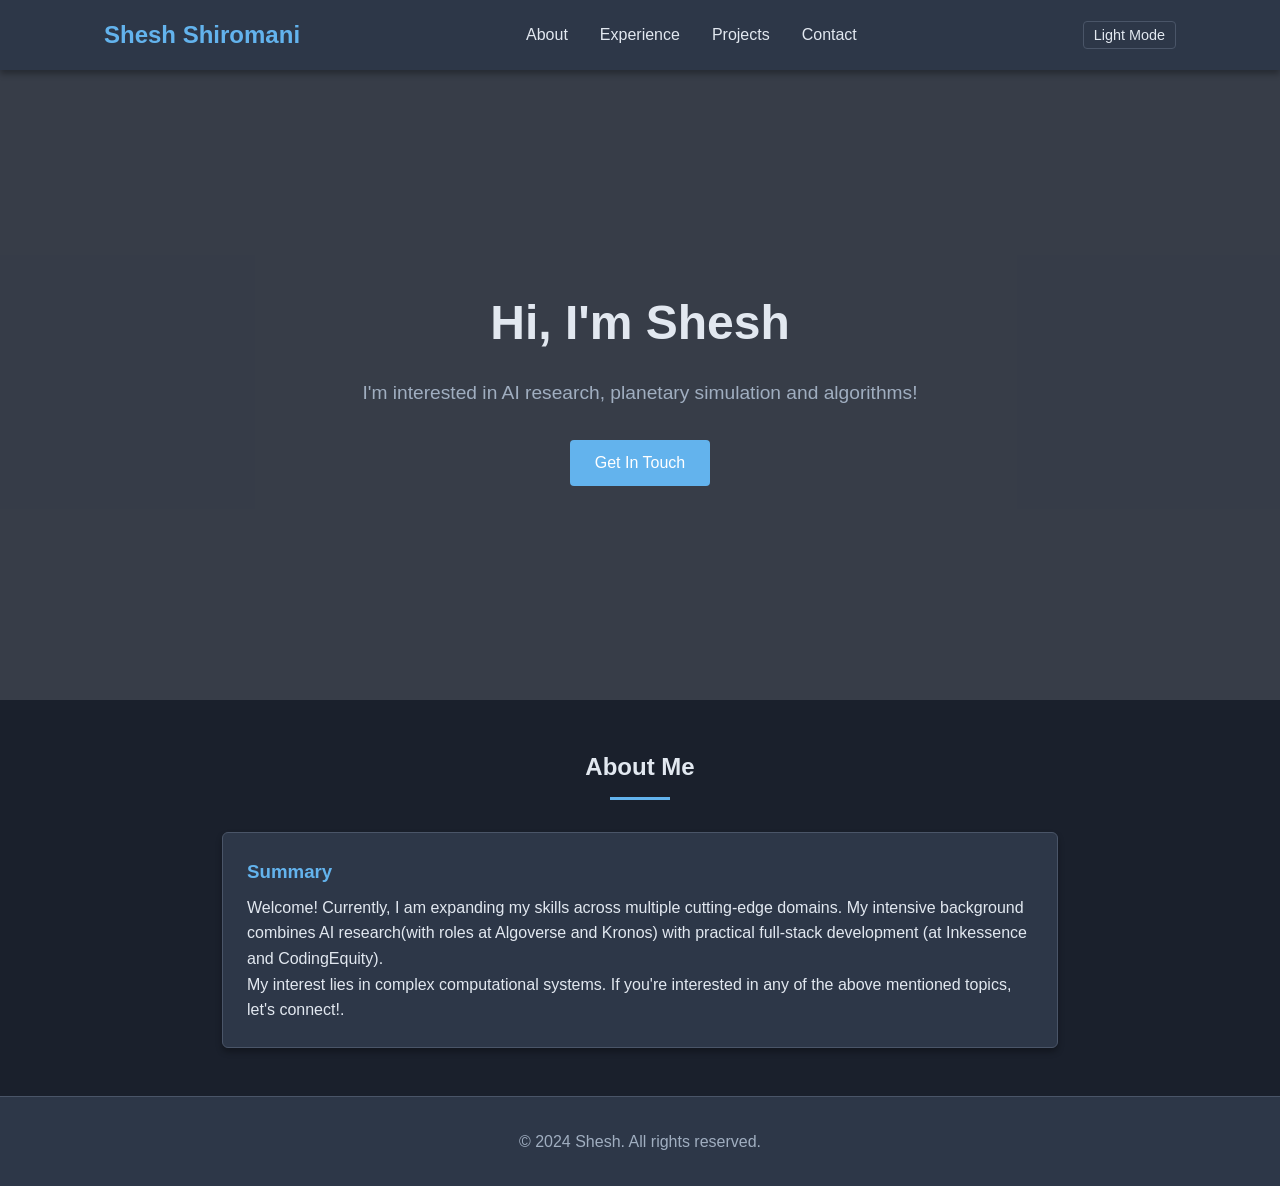
<file: index.html>
<!DOCTYPE html>
<html lang="en">
<head>
    <meta charset="UTF-8">
    <meta name="viewport" content="width=device-width, initial-scale=1.0">
    <title>Shesh Shiromani - Portfolio</title>
    <link rel="stylesheet" href="style.css">
</head>
<body>
    <header>
        <nav class="navbar">
            <div class="logo">Shesh Shiromani</div>
            <ul class="nav-links">
                <li><a href="index.html">About</a></li>
                <li><a href="experience.html">Experience</a></li>
                <li><a href="projects.html">Projects</a></li>
                <li><a href="contact.html">Contact</a></li>
            </ul>
            <div class="nav-tools">
                <button id="dark-mode-toggle">Light Mode</button>
                <div class="menu-toggle">
                    <span></span>
                    <span></span>
                    <span></span>
                </div>
            </div>
        </nav>
    </header>

    <main>
        <section id="hero">
            <div class="hero-content">
                <h1>Hi, I'm Shesh</h1>
                <p>I'm interested in AI research, planetary simulation and algorithms!</p>
                <a href="contact.html" class="btn">Get In Touch</a>
            </div>
        </section>

        <section id="about" class="container">
            <h2>About Me</h2>
            <div class="card">
                <h3>Summary</h3>
                <p>Welcome! Currently, I am expanding my skills across multiple cutting-edge domains. My intensive background combines AI research(with roles at Algoverse and Kronos) with practical full-stack development (at Inkessence and CodingEquity).</p>
                <p>My interest lies in complex computational systems. If you're interested in any of the above mentioned topics, let's connect!.</p>
            </div>
        </section>
    </main>

    <footer>
        <p>&copy; 2024 Shesh. All rights reserved.</p>
    </footer>

    <script src="script.js"></script>
</body>
</html>
</file>
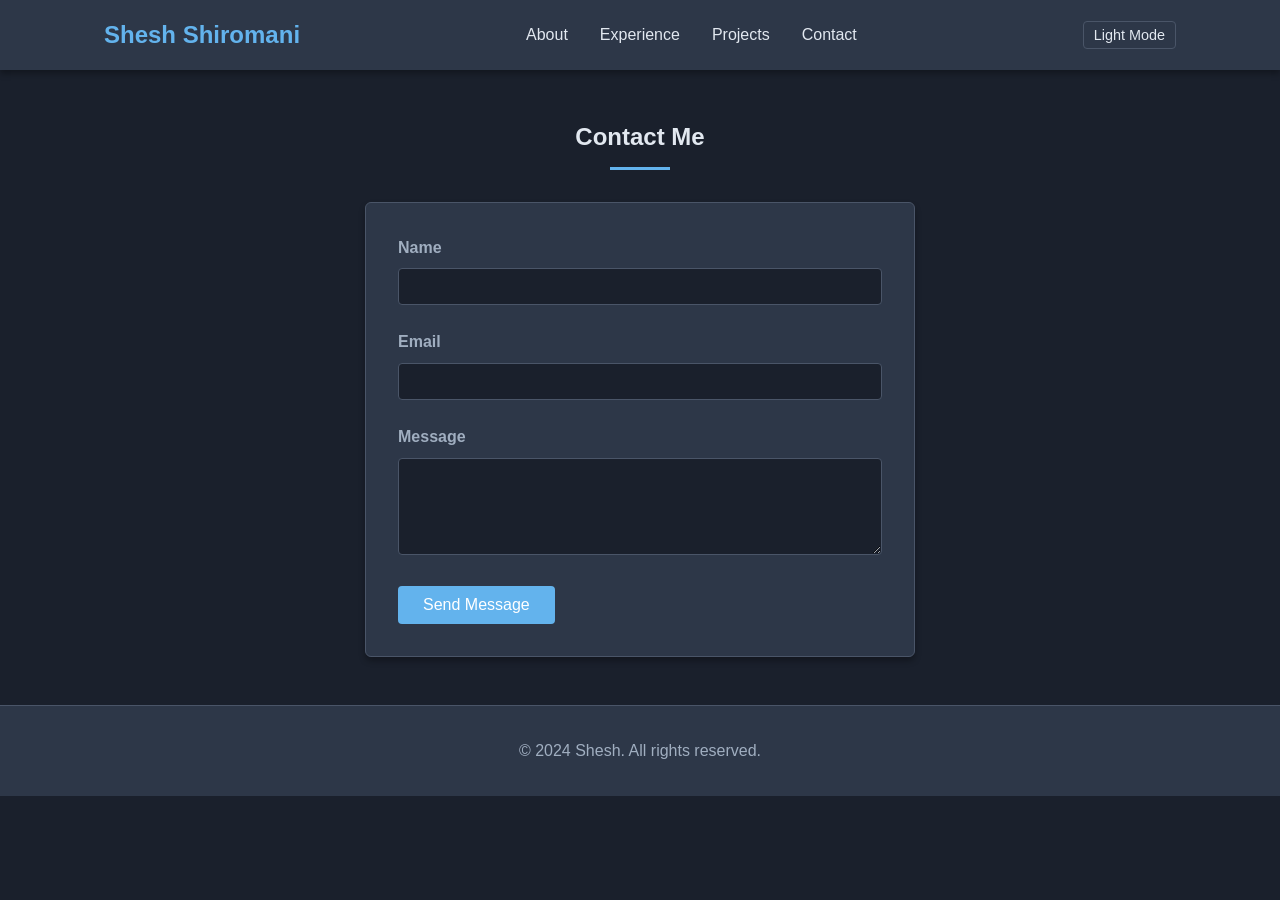
<file: contact.html>
<!DOCTYPE html>
<html lang="en">
<head>
    <meta charset="UTF-8">
    <meta name="viewport" content="width=device-width, initial-scale=1.0">
    <title>Shesh Shiromani - Contact</title>
    <link rel="stylesheet" href="style.css">
</head>
<body>
    <header>
        <nav class="navbar">
            <div class="logo">Shesh Shiromani</div>
            <ul class="nav-links">
                <li><a href="index.html">About</a></li>
                <li><a href="experience.html">Experience</a></li>
                <li><a href="projects.html">Projects</a></li>
                <li><a href="contact.html">Contact</a></li>
            </ul>
            <div class="nav-tools">
                <button id="dark-mode-toggle">Light Mode</button>
                <div class="menu-toggle">
                    <span></span>
                    <span></span>
                    <span></span>
                </div>
            </div>
        </nav>
    </header>

    <main class="container">
        <h2>Contact Me</h2>
        
        <form id="contactForm" class="contact-form">
            <div class="form-group">
                <label for="name">Name</label>
                <input type="text" id="name" name="name" required>
            </div>
            <div class="form-group">
                <label for="email">Email</label>
                <input type="email" id="email" name="email" required>
            </div>
            <div class="form-group">
                <label for="message">Message</label>
                <textarea id="message" name="message" rows="5" required></textarea>
            </div>
            <button type="submit" class="btn">Send Message</button>
        </form>
        <div id="formStatus"></div>
    </main>

    <footer>
        <p>&copy; 2024 Shesh. All rights reserved.</p>
    </footer>

    <script src="script.js"></script>
</body>
</html>
</file>
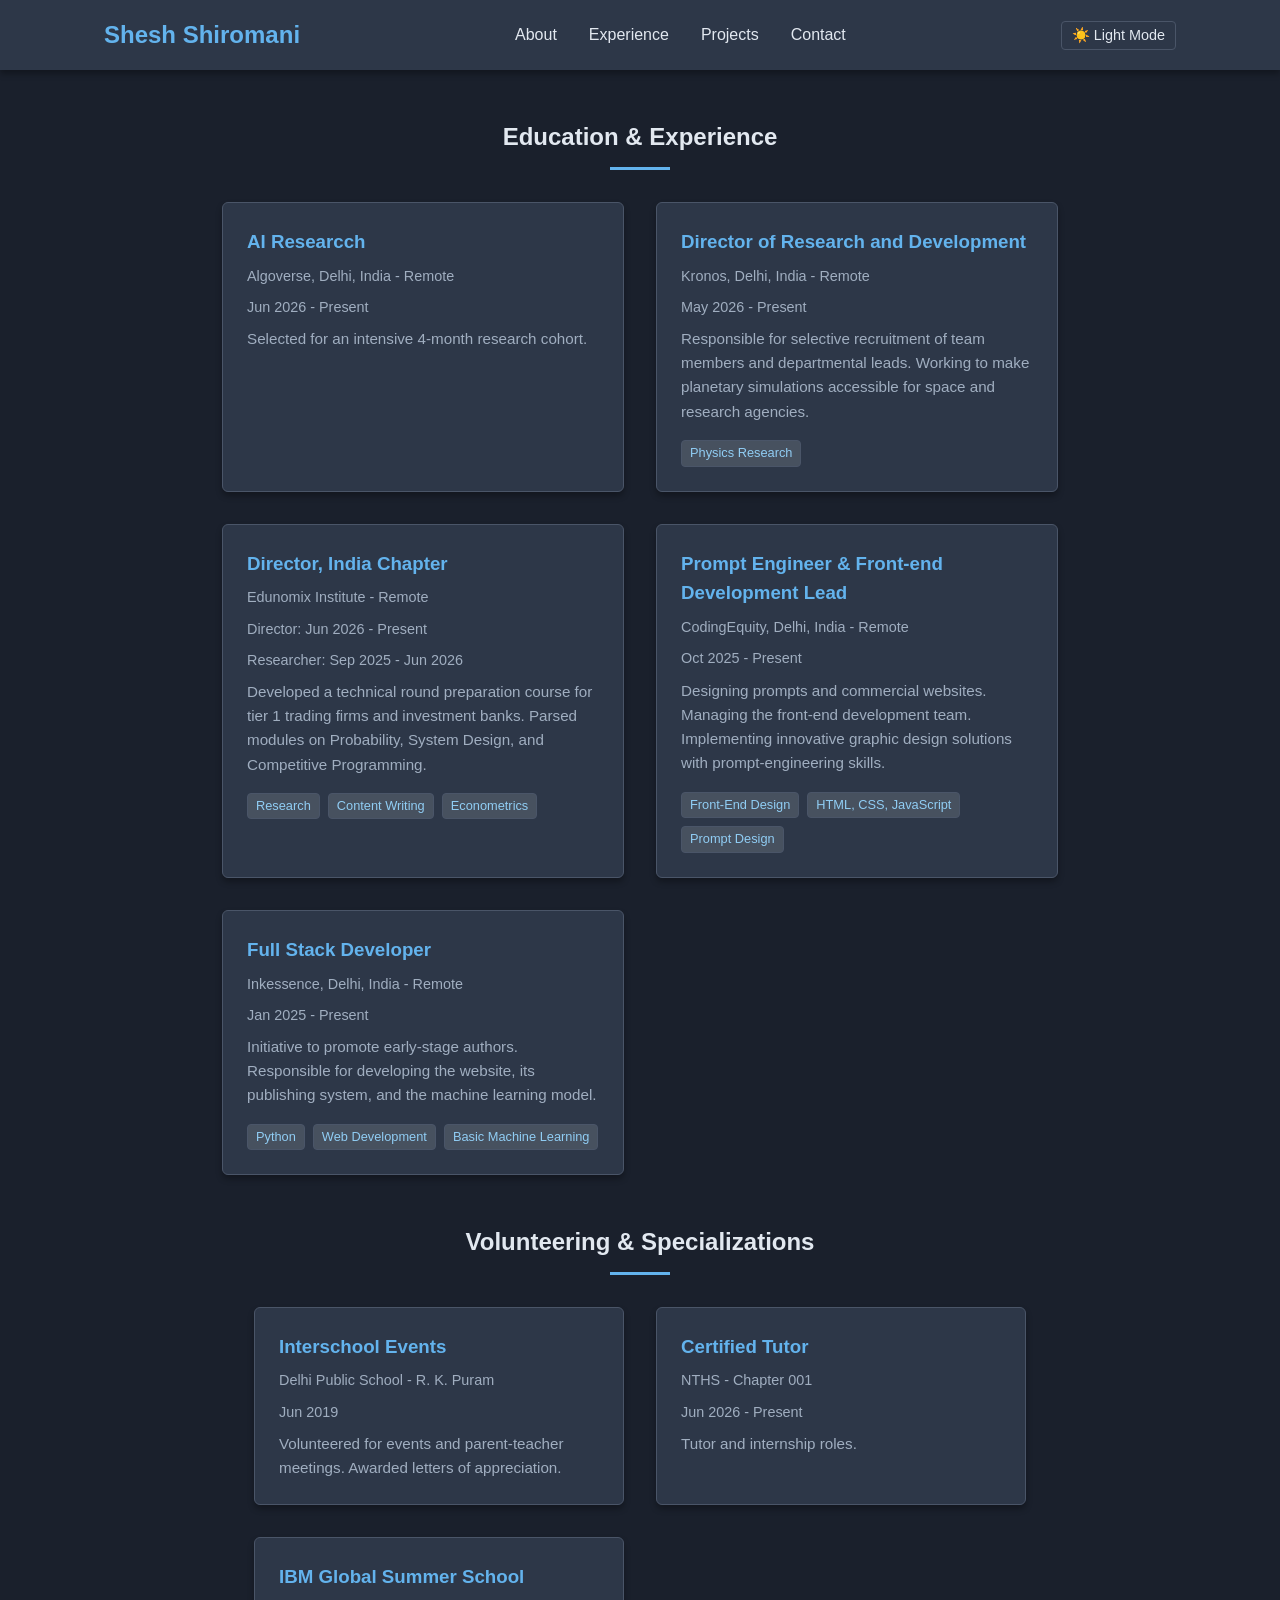
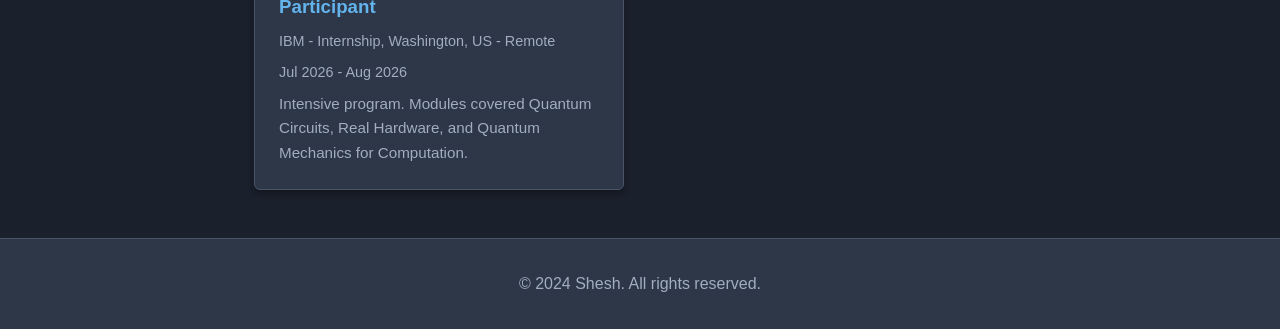
<file: experience.html>
<!DOCTYPE html>
<html lang="en">
<head>
    <meta charset="UTF-8">
    <meta name="viewport" content="width=device-width, initial-scale=1.0">
    <title>Shesh Shiromani - Experience</title>
    <link rel="stylesheet" href="style.css">
</head>
<body>
    <header>
        <nav class="navbar">
            <div class="logo">Shesh Shiromani</div>
            <ul class="nav-links">
                <li><a href="index.html">About</a></li>
                <li><a href="experience.html">Experience</a></li>
                <li><a href="projects.html">Projects</a></li>
                <li><a href="contact.html">Contact</a></li>
            </ul>
            <div class="nav-tools">
                <button id="dark-mode-toggle">☀️ Light Mode</button>
                <div class="menu-toggle">
                    <span></span>
                    <span></span>
                    <span></span>
                </div>
            </div>
        </nav>
    </header>

    <main class="container">
        <h2>Education & Experience</h2>

        <section class="sub-section">
            <div class="card-grid">
                <div class="card">
                    <h3>AI Researcch</h3>
                    <p class="card-subtitle">Algoverse, Delhi, India - Remote</p>
                    <p class="card-subtitle">Jun 2026 - Present</p>
                    <div class="card-details">
                        Selected for an intensive 4-month research cohort.
                    </div>
                </div>

                <div class="card">
                    <h3>Director of Research and Development</h3>
                    <p class="card-subtitle">Kronos, Delhi, India - Remote</p>
                    <p class="card-subtitle">May 2026 - Present</p>
                    <div class="card-details">
                        Responsible for selective recruitment of team members and departmental leads. Working to make planetary simulations accessible for space and research agencies.
                    </div>
                    <ul class="skills-list">
                        <li class="skill-tag">Physics Research</li>
                    </ul>
                </div>

                <div class="card">
                    <h3>Director, India Chapter</h3>
                    <p class="card-subtitle">Edunomix Institute - Remote</p>
                    <p class="card-subtitle">Director: Jun 2026 - Present</p>
                    <p class="card-subtitle">Researcher: Sep 2025 - Jun 2026</p>
                    <div class="card-details">
                        Developed a technical round preparation course for tier 1 trading firms and investment banks. Parsed modules on Probability, System Design, and Competitive Programming.
                    </div>
                    <ul class="skills-list">
                        <li class="skill-tag">Research</li>
                        <li class="skill-tag">Content Writing</li>
                        <li class="skill-tag">Econometrics</li>
                    </ul>
                </div>

                <div class="card">
                    <h3>Prompt Engineer & Front-end Development Lead</h3>
                    <p class="card-subtitle">CodingEquity, Delhi, India - Remote</p>
                    <p class="card-subtitle">Oct 2025 - Present</p>
                    <div class="card-details">
                        Designing prompts and commercial websites. Managing the front-end development team. Implementing innovative graphic design solutions with prompt-engineering skills.
                    </div>
                    <ul class="skills-list">
                        <li class="skill-tag">Front-End Design</li>
                        <li class="skill-tag">HTML, CSS, JavaScript</li>
                        <li class="skill-tag">Prompt Design</li>
                    </ul>
                </div>

                <div class="card">
                    <h3>Full Stack Developer</h3>
                    <p class="card-subtitle">Inkessence, Delhi, India - Remote</p>
                    <p class="card-subtitle">Jan 2025 - Present</p>
                    <div class="card-details">
                        Initiative to promote early-stage authors. Responsible for developing the website, its publishing system, and the machine learning model.
                    </div>
                    <ul class="skills-list">
                        <li class="skill-tag">Python</li>
                        <li class="skill-tag">Web Development</li>
                        <li class="skill-tag">Basic Machine Learning</li>
                    </ul>
                </div>
            </div>
        </section>

        <section id="volunteering" class="container">
            <h2>Volunteering & Specializations</h2>
            <div class="card-grid">
                <div class="card">
                    <h3>Interschool Events</h3>
                    <p class="card-subtitle">Delhi Public School - R. K. Puram</p>
                    <p class="card-subtitle">Jun 2019</p>
                    <div class="card-details">
                        Volunteered for events and parent-teacher meetings. Awarded letters of appreciation.
                    </div>
                </div>
                <div class="card">
                    <h3>Certified Tutor</h3>
                    <p class="card-subtitle">NTHS - Chapter 001</p>
                    <p class="card-subtitle">Jun 2026 - Present</p>
                    <div class="card-details">
                        Tutor and internship roles.
                    </div>
                </div>
                <div class="card">
                    <h3>IBM Global Summer School Participant</h3>
                    <p class="card-subtitle">IBM - Internship, Washington, US - Remote</p>
                    <p class="card-subtitle">Jul 2026 - Aug 2026</p>
                    <div class="card-details">
                        Intensive program. Modules covered Quantum Circuits, Real Hardware, and Quantum Mechanics for Computation.
                    </div>
                </div>
            </div>
        </section>

    </main>

    <footer>
        <p>&copy; 2024 Shesh. All rights reserved.</p>
    </footer>

    <script src="script.js"></script>
</body>
</html>
</file>
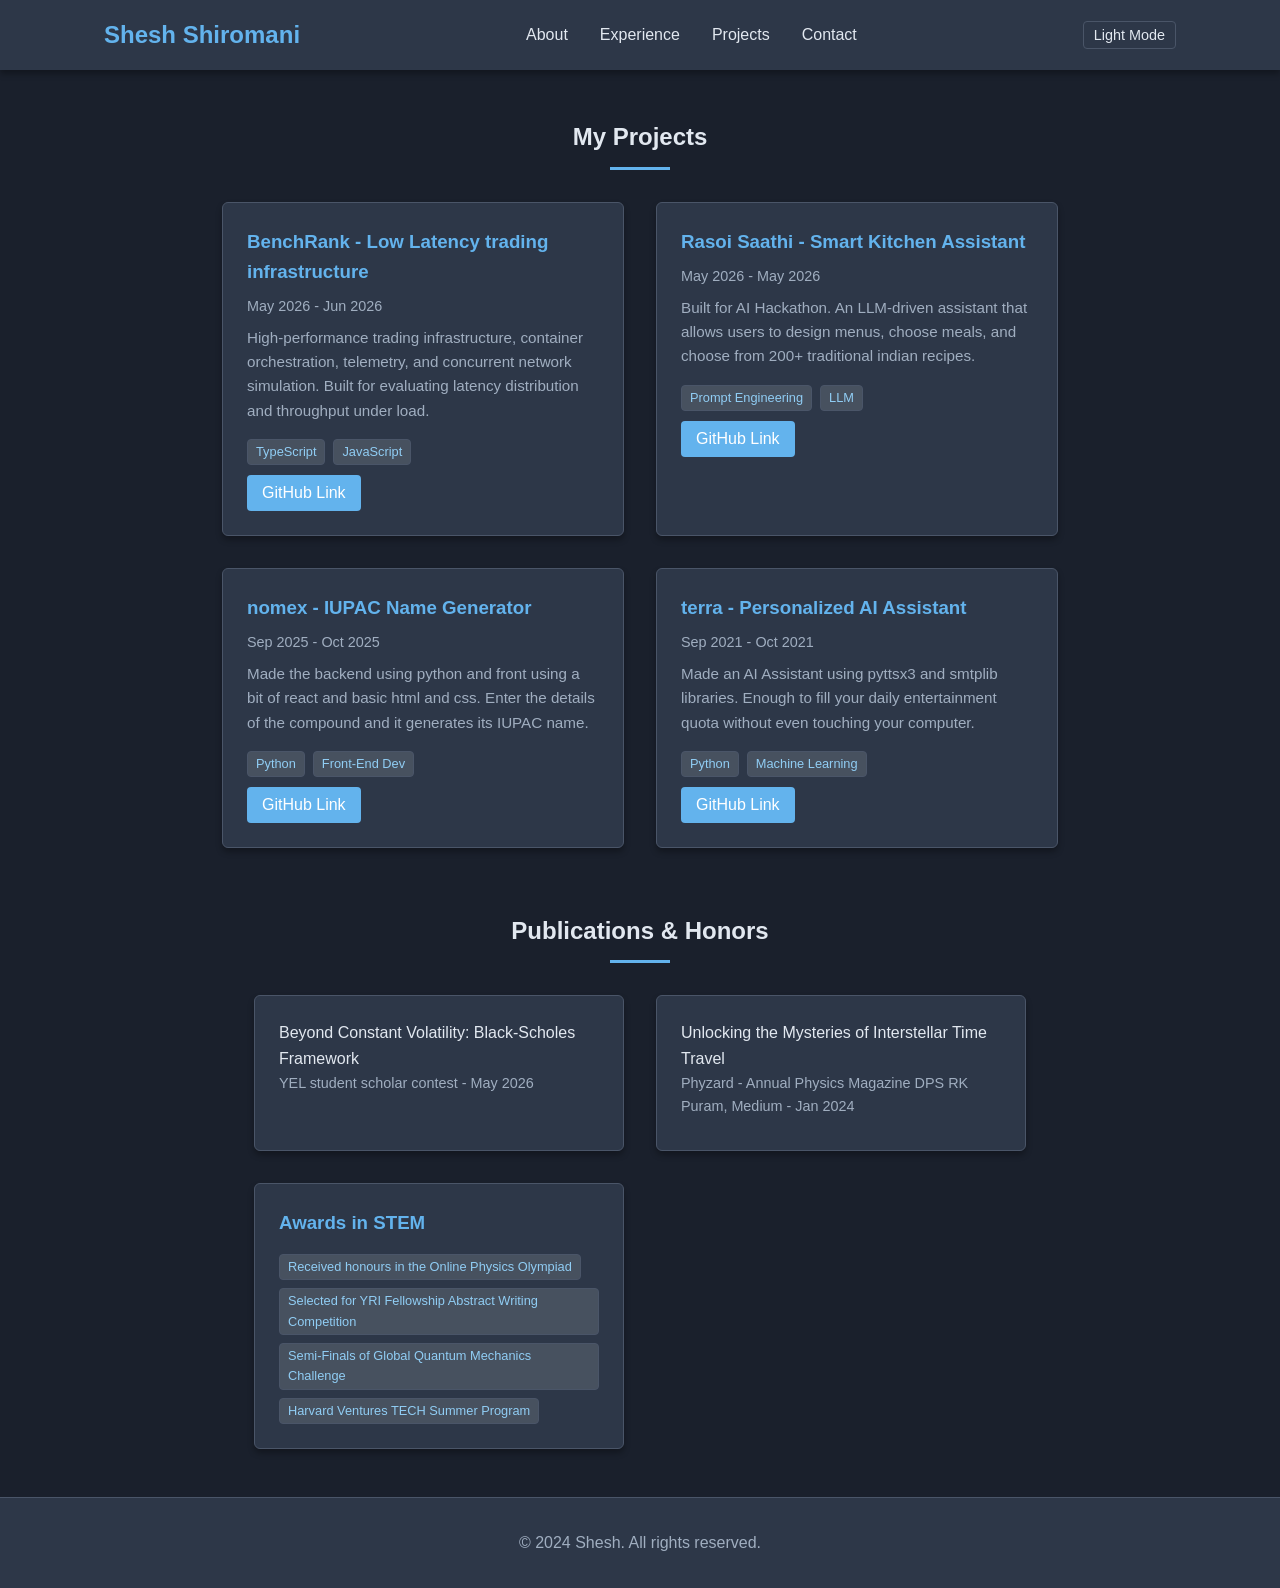
<file: projects.html>
<!DOCTYPE html>
<html lang="en">
<head>
    <meta charset="UTF-8">
    <meta name="viewport" content="width=device-width, initial-scale=1.0">
    <title>Shesh Shiromani - Projects</title>
    <link rel="stylesheet" href="style.css">
</head>
<body>
    <header>
        <nav class="navbar">
            <div class="logo">Shesh Shiromani</div>
            <ul class="nav-links">
                <li><a href="index.html">About</a></li>
                <li><a href="experience.html">Experience</a></li>
                <li><a href="projects.html">Projects</a></li>
                <li><a href="contact.html">Contact</a></li>
            </ul>
            <div class="nav-tools">
                <button id="dark-mode-toggle">Light Mode</button>
                <div class="menu-toggle">
                    <span></span>
                    <span></span>
                    <span></span>
                </div>
            </div>
        </nav>
    </header>

    <main class="container">
        <h2>My Projects</h2>
        
        <div class="card-grid">
            <div class="card">
                <h3>BenchRank - Low Latency trading infrastructure</h3>
                <p class="card-subtitle">May 2026 - Jun 2026</p>
                <div class="card-details">
                    High-performance trading infrastructure, container orchestration, telemetry, and concurrent network simulation. Built for evaluating latency distribution and throughput under load.
                </div>
                <ul class="skills-list">
                    <li class="skill-tag">TypeScript</li>
                    <li class="skill-tag">JavaScript</li>
                </ul>
                <a href="https://github.com/rbksh/benchrank" class="btn" style="padding: 5px 15px; margin-top: 10px;">GitHub Link</a>
            </div>

            <div class="card">
                <h3>Rasoi Saathi - Smart Kitchen Assistant</h3>
                <p class="card-subtitle">May 2026 - May 2026</p>
                <div class="card-details">
                    Built for AI Hackathon. An LLM-driven assistant that allows users to design menus, choose meals, and choose from 200+ traditional indian recipes.
                </div>
                <ul class="skills-list">
                    <li class="skill-tag">Prompt Engineering</li>
                    <li class="skill-tag">LLM</li>
                </ul>
                <a href="https://github.com/rbksh/rasoi-saathi" class="btn" style="padding: 5px 15px; margin-top: 10px;">GitHub Link</a>
            </div>

            <div class="card">
                <h3>nomex - IUPAC Name Generator</h3>
                <p class="card-subtitle">Sep 2025 - Oct 2025</p>
                <div class="card-details">
                    Made the backend using python and front using a bit of react and basic html and css. Enter the details of the compound and it generates its IUPAC name.
                </div>
                <ul class="skills-list">
                    <li class="skill-tag">Python</li>
                    <li class="skill-tag">Front-End Dev</li>
                </ul>
                <a href="https://github.com/rbksh/Nomex" class="btn" style="padding: 5px 15px; margin-top: 10px;">GitHub Link</a>
            </div>

            <div class="card">
                <h3>terra - Personalized AI Assistant</h3>
                <p class="card-subtitle">Sep 2021 - Oct 2021</p>
                <div class="card-details">
                    Made an AI Assistant using pyttsx3 and smtplib libraries. Enough to fill your daily entertainment quota without even touching your computer.
                </div>
                <ul class="skills-list">
                    <li class="skill-tag">Python</li>
                    <li class="skill-tag">Machine Learning</li>
                </ul>
                <a href="https://github.com/rbksh/Terra" class="btn" style="padding: 5px 15px; margin-top: 10px;">GitHub Link</a>
            </div>
        </div>

        <section class="sub-section container" style="margin-top: 4rem;">
            <h2>Publications & Honors</h2>
            <div class="card-grid">
                <div class="card">
                    <p class="item-title">Beyond Constant Volatility: Black-Scholes Framework</p>
                    <p class="card-subtitle">YEL student scholar contest - May 2026</p>
                </div>
                <div class="card">
                    <p class="item-title">Unlocking the Mysteries of Interstellar Time Travel</p>
                    <p class="card-subtitle">Phyzard - Annual Physics Magazine DPS RK Puram, Medium - Jan 2024</p>
                </div>
                <div class="card">
                    <h3>Awards in STEM</h3>
                    <ul class="skills-list" style="flex-direction: column; align-items: start;">
                        <li class="skill-tag">Received honours in the Online Physics Olympiad</li>
                        <li class="skill-tag">Selected for YRI Fellowship Abstract Writing Competition</li>
                        <li class="skill-tag">Semi-Finals of Global Quantum Mechanics Challenge</li>
                        <li class="skill-tag">Harvard Ventures TECH Summer Program</li>
                    </ul>
                </div>
            </div>
        </section>

    </main>

    <footer>
        <p>&copy; 2024 Shesh. All rights reserved.</p>
    </footer>

    <script src="script.js"></script>
</body>
</html>
</file>
<file: style.css>
:root {
    --bg-color: #1a202c;
    --text-color: #e2e8f0;
    --header-bg: #2d3748;
    --card-bg: #2d3748;
    --primary-accent: #63b3ed;
    --secondary-accent: #90cdf4;
    --border-color: #4a5568;
    --text-muted: #a0aec0;
    --btn-hover: #2c5282;
    --shadow: 0 4px 6px rgba(0,0,0,0.3);
    
    transition: background-color 0.3s, color 0.3s;
}

body.light-mode {
    --bg-color: #f7fafc;
    --text-color: #2d3748;
    --header-bg: #fff;
    --card-bg: #fff;
    --primary-accent: #2b6cb0;
    --secondary-accent: #4299e1;
    --border-color: #e2e8f0;
    --text-muted: #4a5568;
    --btn-hover: #2c5282;
    --shadow: 0 2px 5px rgba(0,0,0,0.1);
}

* {
    margin: 0;
    padding: 0;
    box-sizing: border-box;
}

body {
    font-family: Arial, Helvetica, sans-serif;
    line-height: 1.6;
    color: var(--text-color);
    background-color: var(--bg-color);
}

a {
    text-decoration: none;
    color: inherit;
}

header {
    background: var(--header-bg);
    box-shadow: var(--shadow);
    position: sticky;
    top: 0;
    z-index: 100;
}

.navbar {
    display: flex;
    justify-content: space-between;
    align-items: center;
    padding: 1rem 5%;
    max-width: 1200px;
    margin: 0 auto;
}

.logo {
    font-size: 1.5rem;
    font-weight: bold;
    color: var(--primary-accent);
}

.nav-links {
    list-style: none;
    display: flex;
    gap: 2rem;
}

.nav-links a:hover {
    color: var(--primary-accent);
    transition: color 0.3s ease;
}

.nav-tools {
    display: flex;
    align-items: center;
    gap: 15px;
}

#dark-mode-toggle {
    background: none;
    border: 1px solid var(--border-color);
    color: var(--text-color);
    padding: 5px 10px;
    border-radius: 4px;
    cursor: pointer;
    font-size: 0.9rem;
    transition: background 0.3s;
}

#dark-mode-toggle:hover {
    background: rgba(100, 100, 100, 0.2);
}

.menu-toggle {
    display: none;
    flex-direction: column;
    cursor: pointer;
    gap: 5px;
}

.menu-toggle span {
    width: 25px;
    height: 3px;
    background-color: var(--text-color);
    transition: 0.3s;
}

.container {
    max-width: 900px;
    margin: 3rem auto;
    padding: 0 2rem;
}

#hero {
    height: 70vh;
    display: flex;
    align-items: center;
    justify-content: center;
    text-align: center;
    background-color: #ebf4ff22;
    padding: 0 20px;
}

body.light-mode #hero {
    background-color: #ebf4ff;
}

.hero-content h1 {
    font-size: 3rem;
    margin-bottom: 1rem;
    color: var(--text-color);
}

.hero-content p {
    font-size: 1.2rem;
    margin-bottom: 2rem;
    color: var(--text-muted);
}

.btn {
    display: inline-block;
    padding: 10px 25px;
    background-color: var(--primary-accent);
    color: #fff;
    border: none;
    border-radius: 4px;
    cursor: pointer;
    font-size: 1rem;
    transition: background-color 0.3s, transform 0.2s;
}

.btn:hover {
    background-color: var(--btn-hover);
    transform: translateY(-2px);
}

h2 {
    margin-bottom: 2rem;
    text-align: center;
    color: var(--text-color);
    position: relative;
}

h2::after {
    content: "";
    display: block;
    width: 60px;
    height: 3px;
    background: var(--primary-accent);
    margin: 10px auto 0;
}

.sub-section {
    margin-bottom: 2rem;
}

h3 {
    color: var(--primary-accent);
    margin-bottom: 0.5rem;
}

.item-title {
    color: var(--text-color);
}

.data-table {
    width: 100%;
    border-collapse: collapse;
    background: var(--card-bg);
    box-shadow: var(--shadow);
    margin-bottom: 2rem;
}

.data-table th, .data-table td {
    padding: 15px;
    text-align: left;
    border-bottom: 1px solid var(--border-color);
    color: var(--text-color);
}

.data-table th {
    background-color: #edf2f722;
    font-weight: bold;
}

body.light-mode .data-table th {
    background-color: #edf2f7;
}

.data-table tr:hover {
    background-color: #f7fafc11;
}

body.light-mode .data-table tr:hover {
    background-color: #f7fafc;
}

.card-grid {
    display: grid;
    grid-template-columns: repeat(auto-fit, minmax(280px, 1fr));
    gap: 2rem;
}

.card {
    background: var(--card-bg);
    padding: 1.5rem;
    border-radius: 6px;
    border: 1px solid var(--border-color);
    box-shadow: var(--shadow);
    transition: transform 0.3s ease, box-shadow 0.3s ease;
}

.card:hover {
    transform: translateY(-4px);
    box-shadow: 0 6px 10px rgba(0,0,0,0.2);
}

.card-subtitle {
    font-size: 0.9rem;
    color: var(--text-muted);
    margin-bottom: 0.5rem;
}

.card-details {
    color: var(--text-muted);
    font-size: 0.95rem;
}

.skills-list {
    margin-top: 1rem;
    list-style-type: none;
    display: flex;
    flex-wrap: wrap;
    gap: 8px;
}

.skill-tag {
    background: #edf2f722;
    color: var(--secondary-accent);
    padding: 2px 8px;
    border-radius: 4px;
    font-size: 0.8rem;
    border: 1px solid var(--border-color);
}

body.light-mode .skill-tag {
    background: #edf2f7;
    color: var(--primary-accent);
}

.contact-form {
    background: var(--card-bg);
    padding: 2rem;
    border-radius: 6px;
    border: 1px solid var(--border-color);
    max-width: 550px;
    margin: 0 auto;
    box-shadow: var(--shadow);
}

.form-group {
    margin-bottom: 1.5rem;
}

.form-group label, .label-text {
    display: block;
    margin-bottom: 0.5rem;
    font-weight: bold;
    color: var(--text-muted);
}

.form-group input, .form-group select, .form-group textarea {
    width: 100%;
    padding: 10px;
    border: 1px solid var(--border-color);
    border-radius: 4px;
    background-color: var(--bg-color);
    color: var(--text-color);
    font-family: inherit;
}

.form-group input:focus, .form-group select:focus, .form-group textarea:focus {
    outline: none;
    border-color: var(--primary-accent);
}

.radio-group {
    display: flex;
    align-items: center;
    gap: 10px;
    color: var(--text-muted);
}

footer {
    text-align: center;
    padding: 2rem;
    background: var(--header-bg);
    color: var(--text-muted);
    margin-top: 3rem;
    border-top: 1px solid var(--border-color);
}

@media (max-width: 768px) {
    .navbar {
        flex-direction: column;
        align-items: flex-start;
    }
    
    .logo {
        margin-bottom: 10px;
    }

    .nav-links {
        display: none;
        flex-direction: column;
        width: 100%;
        gap: 10px;
        padding: 1rem 0;
        text-align: left;
    }

    .nav-links.active {
        display: flex;
    }

    .nav-tools {
        position: absolute;
        top: 1rem;
        right: 5%;
    }

    .menu-toggle {
        display: flex;
    }

    .hero-content h1 {
        font-size: 2.2rem;
    }
}
</file>
